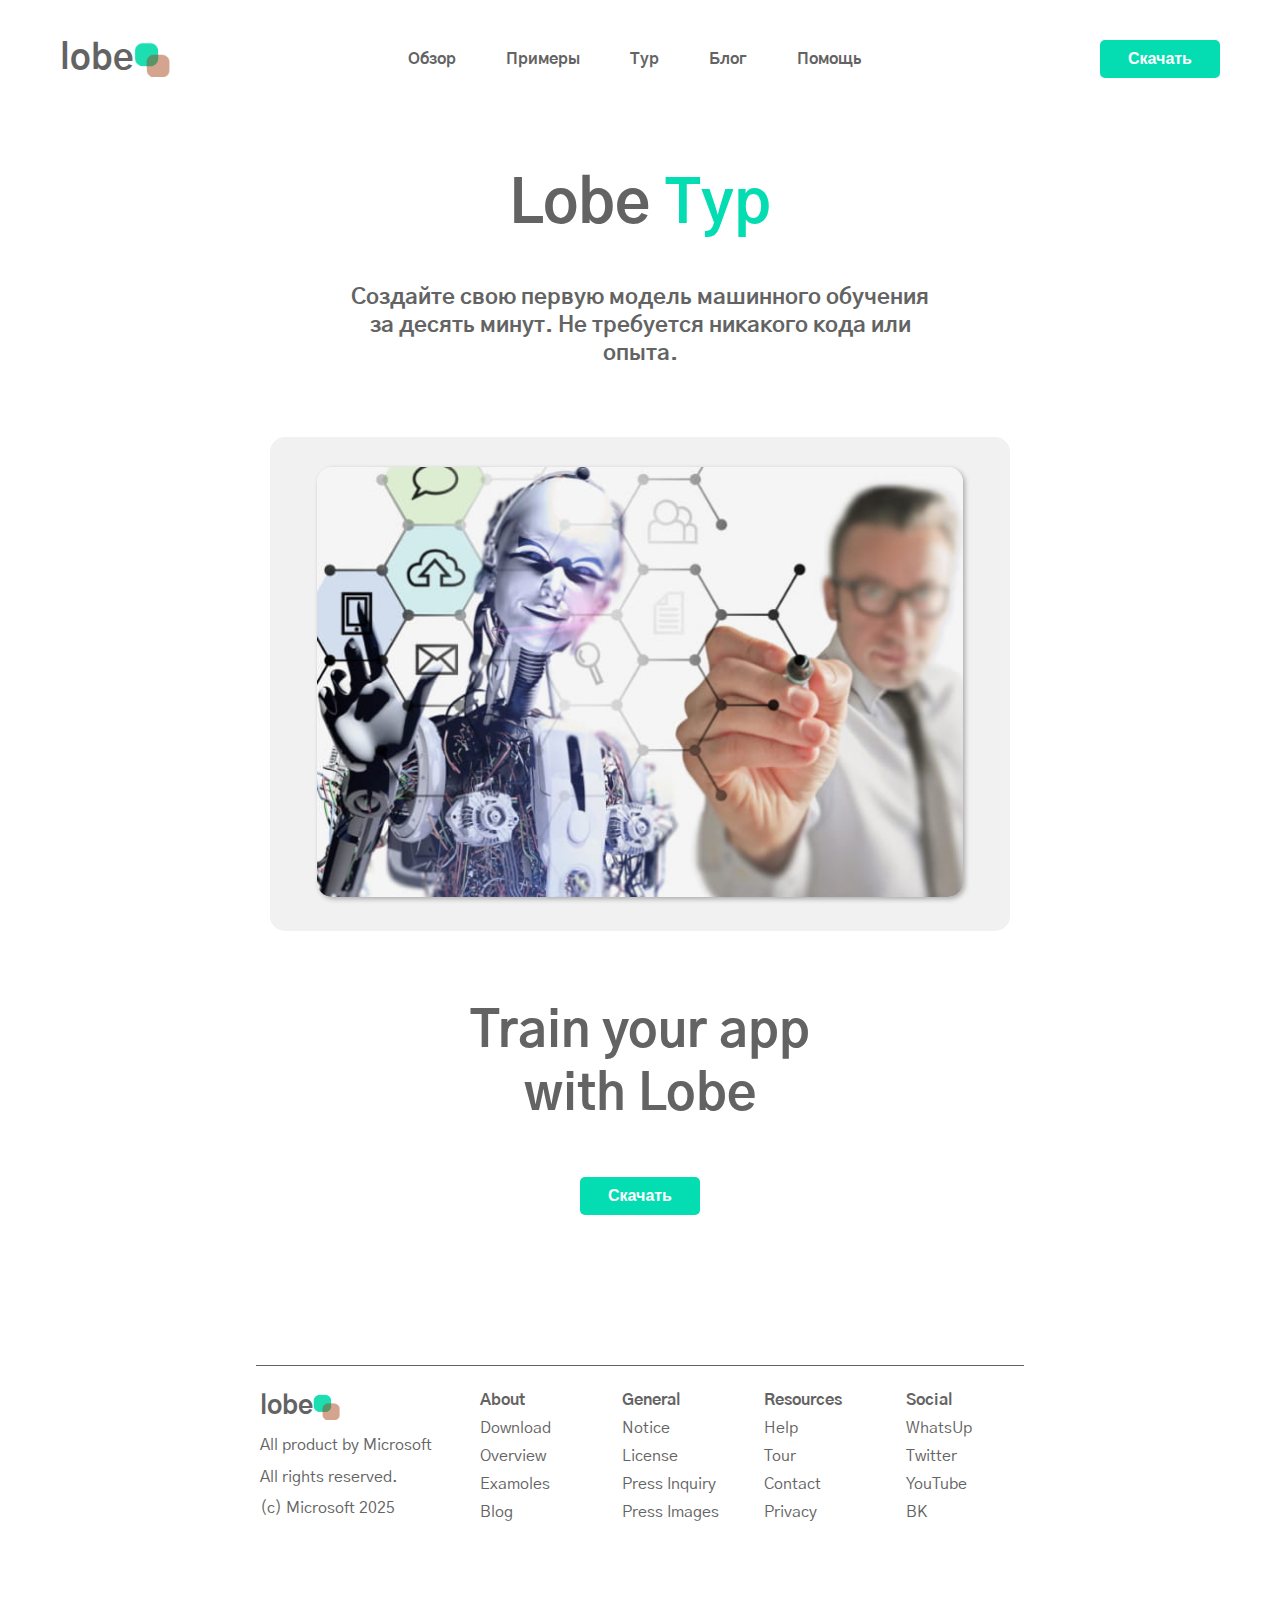
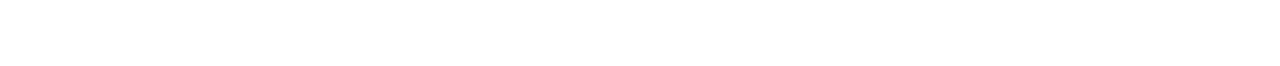
<file: index.html>
<!DOCTYPE html>
<html lang="ru">
  <head>
    <meta charset="UTF-8" />
    <meta name="viewport" content="width=device-width, initial-scale=1.0"/>
    <title>Practice</title>

    <link rel="preconnect" href="https://fonts.googleapis.com">
    <link rel="preconnect" href="https://fonts.gstatic.com" crossorigin>
    <link href="https://fonts.googleapis.com/css2?family=Gothic+A1&family=Roboto:ital,wght@0,100;0,300;0,400;0,500;0,700;0,900;1,100;1,300;1,400;1,500;1,700;1,900&display=swap" rel="stylesheet">

    <link rel="stylesheet" href="styles/style.css"/>
  </head>
  <body>
    <header>
      <div class="logo">
        <span>lobe</span>
        <img src="images/Lobe-logo.png" alt="Логотип Lobe">
      </div>

      <input type="checkbox" id="menu-toggle" class="visually-hidden">
      <label for="menu-toggle" class="burger">
        <svg class="icon-burger">
          <rect class="icon-burger__line" y="0.5"></rect>
          <rect class="icon-burger__line" y="8.5" ></rect>
          <rect class="icon-burger__line" y="16.5" ></rect>
        </svg>
      </label>

      <nav class="menu" aria-label="Основное меню">
        <a href="#">Обзор</a>   
        <a href="pages/yandex_practicum.html">Примеры</a>      
        <a href="#">Тур</a>      
        <a href="#">Блог</a>      
        <a href="#">Помощь</a>      
      </nav>
      
      <button class="btn">Скачать</button>
      
    
      
    </header>

    <section class="main">
      <h1>
        <span class="part-black">Lobe</span>
        <span class="part-green">Тур</span>
      </h1>
      <h4>
        Создайте свою первую модель машинного обучения за десять минут. 
        Не требуется никакого кода или опыта.
      </h4>
      <div class="carousel">
        <img src="images/carousel_img.jpg" alt="carousel_img">
      </div>
      <h2>
        Train your app with Lobe
      </h2>
      <button class="btn">Скачать</button>
    </section>
    <footer>
      <nav>
        <ul class="copyright">
          <li class="logo">
              <span>lobe</span>
              <img src="images/Lobe-logo.png" alt="Логотип Lobe">
            </li>
            <li><a href="#">All product by Microsoft</a></li>
            <li><a href="#">All rights reserved.</a></li>
            <li><a href="#">(c) Microsoft 2025</a></li>
        </ul>   
        <ul class="about">
          <li><span>About</span></li>
          <li><a href="#">Download</a></li>
          <li><a href="#">Overview</a></li>
          <li><a href="#">Examoles</a></li>
          <li><a href="#">Blog</a></li>
        </ul>
        
          <ul class="general">
            <li><span>General</span></li>
            <li><a href="#">Notice</a></li>
            <li><a href="#">License</a></li>
            <li><a href="#">Press Inquiry</a></li>
            <li><a href="#">Press Images</a></li>
          </ul>
       
        
          <ul class="resources">
            <li><span>Resources</span></li>
            <li><a href="#">Help</a></li>
            <li><a href="#">Tour</a></li>
            <li><a href="#">Contact</a></li>
            <li><a href="#">Privacy</a></li>
          </ul>
      
        
          <ul class="social" >
            <li><span>Social</span></li>
            <li><a href="#">WhatsUp</a></li>
            <li><a href="#">Twitter</a></li>
            <li><a href="#">YouTube</a></li>
            <li><a href="https://vk.com/">BK</a></li>
          </ul>
      </nav>
    </footer>
  </body>
</html>
</file>
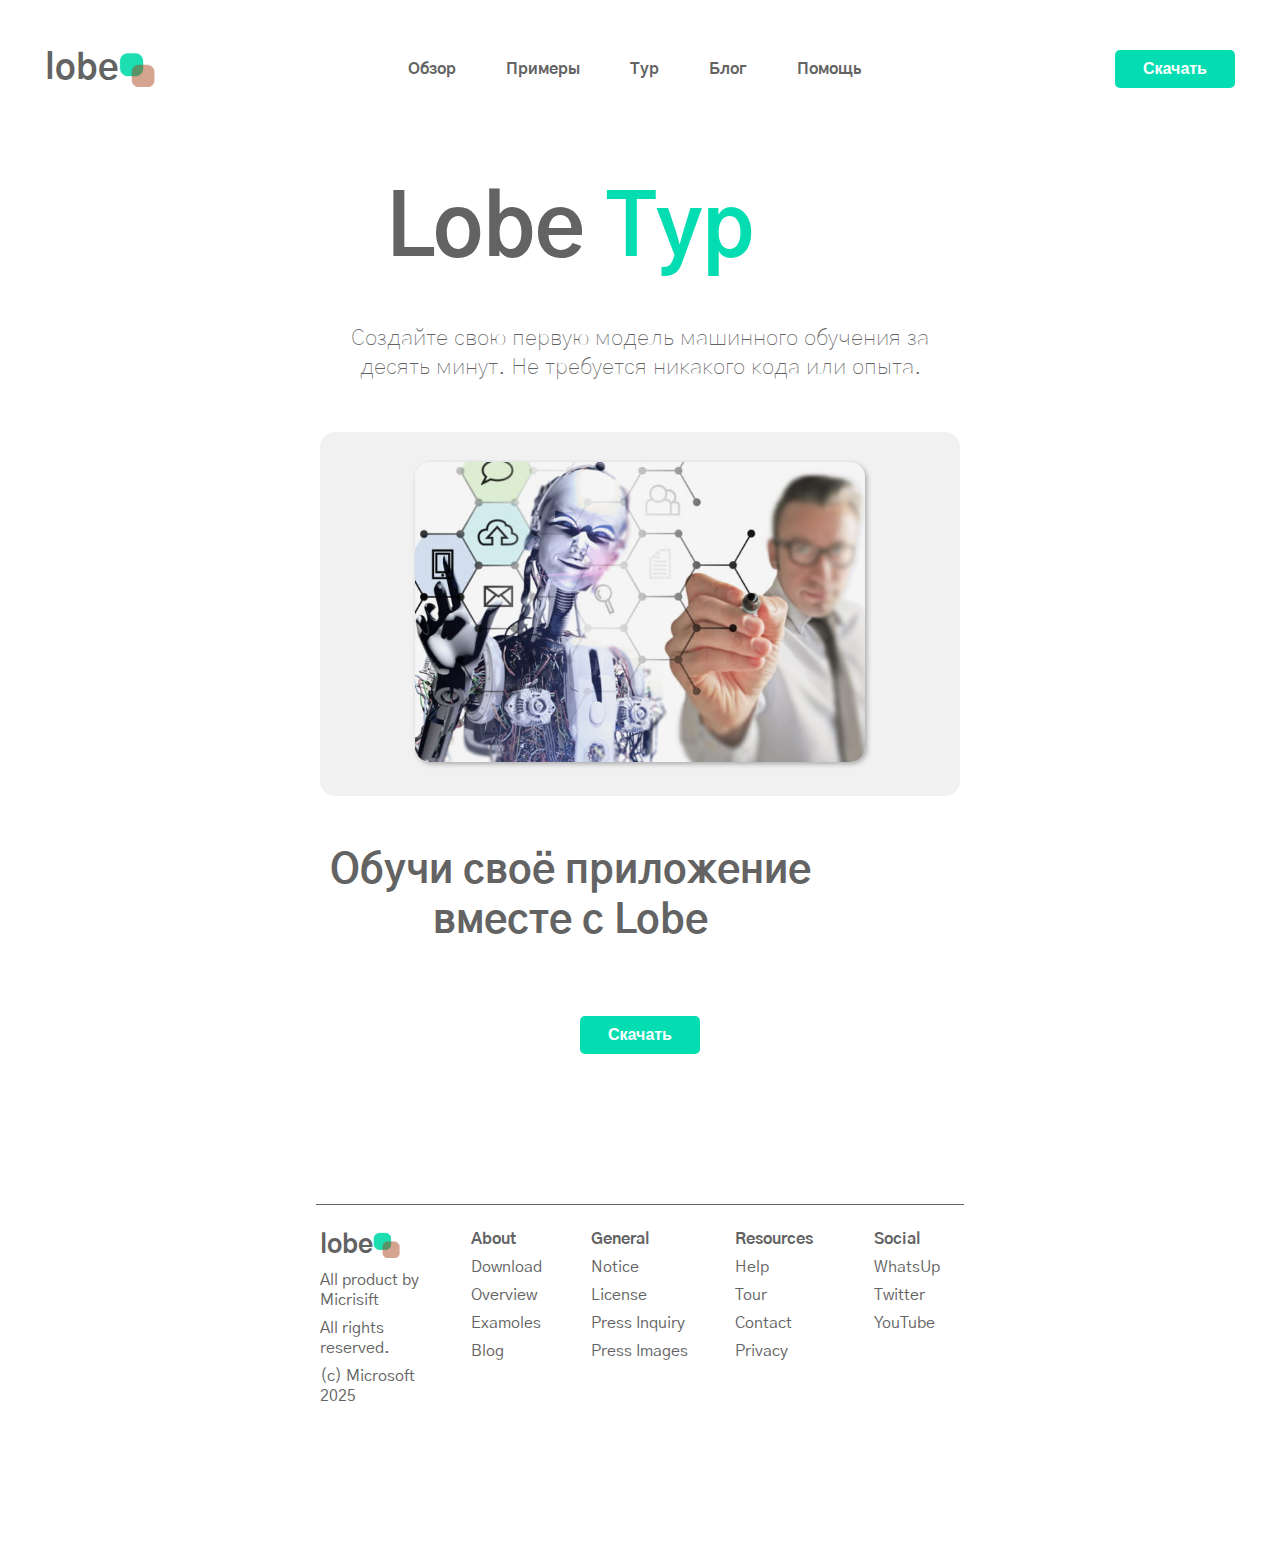
<file: practice.html>
<!DOCTYPE html>
<html lang="ru">
  <head>
    <meta charset="UTF-8" />
    <meta name="viewport" content="width=device-width, initial-scale=1.0"/>
    <title>Practice</title>

    <link rel="preconnect" href="https://fonts.googleapis.com">
    <link rel="preconnect" href="https://fonts.gstatic.com" crossorigin>
    <link href="https://fonts.googleapis.com/css2?family=Gothic+A1&family=Roboto:ital,wght@0,100;0,300;0,400;0,500;0,700;0,900;1,100;1,300;1,400;1,500;1,700;1,900&display=swap" rel="stylesheet">

    <link rel="stylesheet" href="/styles/practice.css"/>
  </head>
  <body>
    <header class="header">
      <div class="logo">
        <span>lobe</span>
        <img src="/img/Practice/Lobe-logo.png" alt="Логотип Lobe">
      </div>
      <nav aria-label="Основное меню">
        <a href="#">Обзор</a>   
        <a href="#">Примеры</a>      
        <a href="#">Тур</a>      
        <a href="#">Блог</a>      
        <a href="#">Помощь</a>      
      </nav>
      <div>
        <button class="btn">Скачать</button>
      </div>
    </header>
    <section class="main">
      <div class="description">
      <h1 class="h1">
        <span class="part-black">Lobe</span>
        <span class="part-green">Тур</span>
      </h1>
      <h4 class="h4">
        Создайте свою первую модель машинного обучения за десять минут. 
        Не требуется никакого кода или опыта.
      </h4>
      <div class="carousel">
        <img src="/img/Practice/carousel_img.jpg" alt="carousel_img">
      </div>
      <h2 class="h2">
        Обучи своё приложение вместе с Lobe
      </h2>
      
      <button class="btn">Скачать</button>
    </section>
    <footer class="footer">
      <nav>
        <div>
          <ul>
            <li class="logo">
              <span>lobe</span>
              <img src="/img/Practice/Lobe-logo.png" alt="Логотип Lobe">
            </li>
            <li><a href="#">All product by Micrisift</a></li>
            <li><a href="#">All rights reserved.</a></li>
            <li><a href="#">(c) Microsoft 2025</a></li>
          </ul>
        </div>
        <div>
          <ul>
            <li><span>About</span></li>
            <li><a href="#">Download</a></li>
            <li><a href="#">Overview</a></li>
            <li><a href="#">Examoles</a></li>
            <li><a href="#">Blog</a></li>
          </ul>
        </div>
        <div>
          <ul>
            <li><span>General</span></li>
            <li><a href="#">Notice</a></li>
            <li><a href="#">License</a></li>
            <li><a href="#">Press Inquiry</a></li>
            <li><a href="#">Press Images</a></li>
          </ul>
        </div>
        <div>
          <ul>
            <li><span>Resources</span></li>
            <li><a href="#">Help</a></li>
            <li><a href="#">Tour</a></li>
            <li><a href="#">Contact</a></li>
            <li><a href="#">Privacy</a></li>
          </ul>
        </div>
        <div>
          <ul>
            <li><span>Social</span></li>
            <li><a href="#">WhatsUp</li>
            <li><a href="#">Twitter</li>
            <li><a href="#">YouTube</a></li>
          </ul>
        </div>
      </nav>
    </footer>
  </body>
</html>
</file>
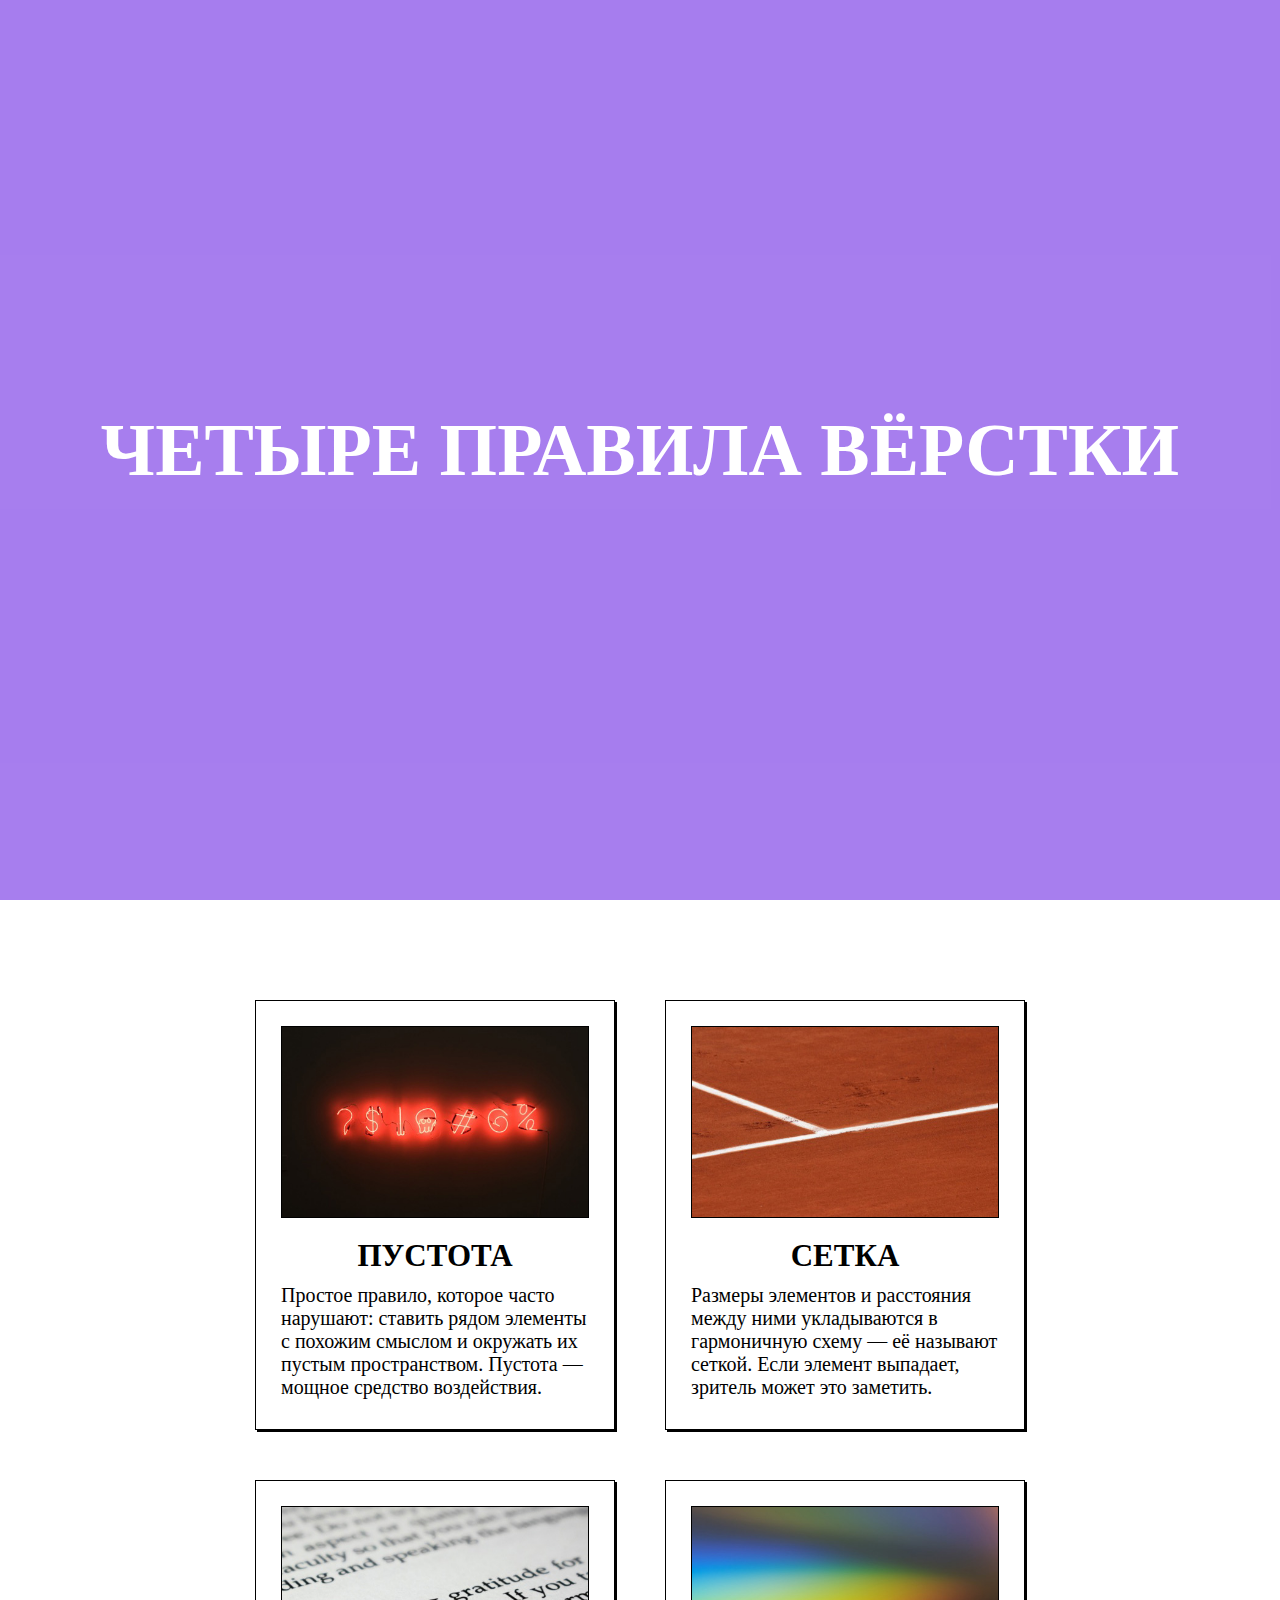
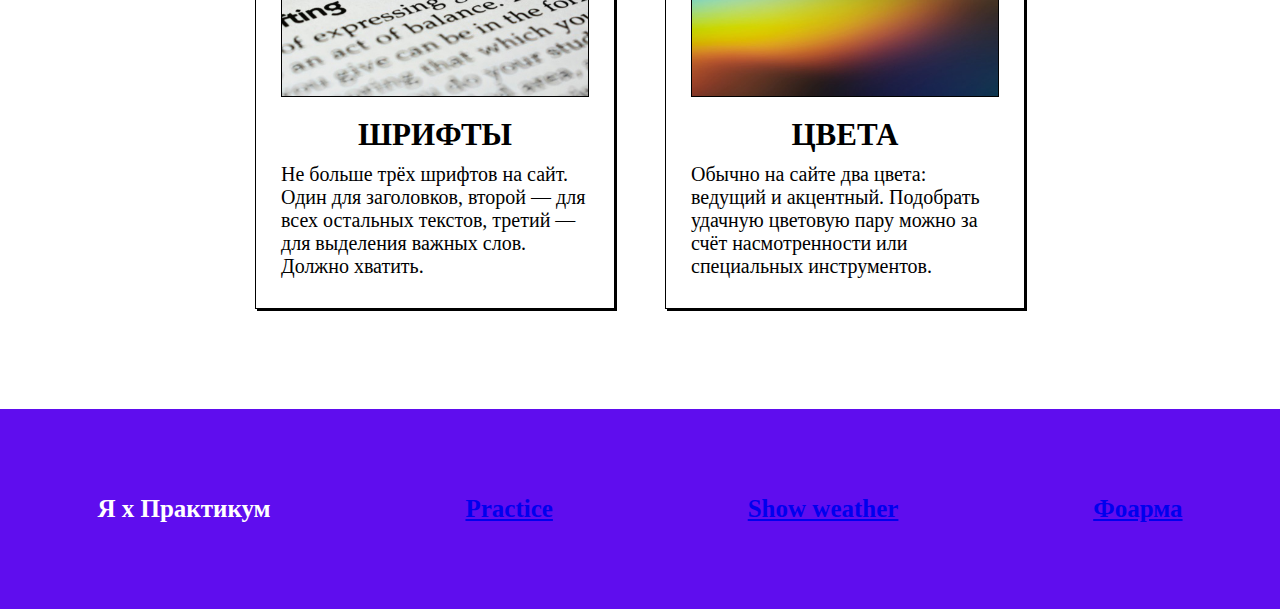
<file: pages/yandex_practicum.html>
<!DOCTYPE html>
<html lang="ru">
  <head>
    <meta charset="UTF-8" />
    <meta name="viewport" content="width=device-width, initial-scale=1.0" />
    <title>4 правила вёрстки</title>
      <link rel="preconnect" href="https://fonts.googleapis.com">
      <link rel="preconnect" href="https://fonts.gstatic.com" crossorigin>
      <link href="https://fonts.googleapis.com/css2?family=Gothic+A1&family=Roboto:ital,wght@0,100;0,300;0,400;0,500;0,700;0,900;1,100;1,300;1,400;1,500;1,700;1,900&display=swap" rel="stylesheet">
      <link rel="stylesheet" href="../styles/yandex_styles.css">
  </head>
  <body>
    <header class="header">
      <div class="overlay">
        <h1 class="header-title">Четыре правила вёрстки</h1>
      </div>
    </header>
    <section class="content">
      <div class="card">
        <img
          class="card-image"
          src="../images/card-1.jpg"
          alt="Неоновые лампочки в виде символов светятся красным"
        />
        <h3 class="card-title">Пустота</h3>
        <p class="card-text">
          Простое правило, которое часто нарушают: ставить рядом элементы с
          похожим смыслом и окружать их пустым пространством. Пустота — мощное
          средство воздействия.
        </p>
      </div>
      <div class="card no-right-margin">
        <img
          class="card-image"
          src="../images/card-2.jpg"
          alt="Разметка теннисного корта крупным планом"
        />
        <h3 class="card-title">Сетка</h3>
        <p class="card-text">
          Размеры элементов и расстояния между ними укладываются в гармоничную
          схему — её называют сеткой. Если элемент выпадает, зритель может это
          заметить.
        </p>
      </div>
      <div class="card">
        <img
          class="card-image"
          src="../images/card-3.jpg"
        />
        <h3 class="card-title">Шрифты</h3>
        <p class="card-text">
          Не больше трёх шрифтов на сайт. Один для заголовков, второй — для всех
          остальных текстов, третий — для выделения важных слов. Должно хватить.
        </p>
      </div>
      <div class="card no-right-margin">
        <img
          class="card-image"
          src="../images/card-4.jpg"
        />
        <h3 class="card-title">Цвета</h3>
        <p class="card-text">
          Обычно на сайте два цвета: ведущий и акцентный. Подобрать удачную
          цветовую пару можно за счёт насмотренности или специальных
          инструментов.
        </p>
      </div>
    </section>
    <footer style="display: flex" class="footer">
      <h4 class="footer-author">Я х Практикум</h4>
      
      
        <h4 class="footer-author">
          <a href="/index.html">Practice</a>
        </h4>
      
      <h4 class="footer-author">
        <a href="#">Show weather</a>
      </h4>
      <h4 class="footer-author">
          <a href="#">Фоарма</a>
      </h4>
    </footer>
   </body>
</html>
</file>
<file: styles/style.css>
/* Base styles (Desktop First) */
html {
  font-size: 62.5%; /* 1rem = 10px */
}

@media (max-width: 1200px) {
  html {
    font-size: 56.25%; /* 9px */
  }
}

@media (max-width: 768px) {
  html {
    font-size: 50%; /* 8px */
  }
}

:root {
  --primary-color: #04DDB2;
  --text-color: #636363;
  --shadow: 2px 2px 5px rgba(0, 0, 0, 0.3);
  --logo-text: 3.5rem;
  --logo-img: 3.5rem;
}

* {
  margin: 0;
  padding: 0;
  box-sizing: border-box;
}

body {
  font-family: 'Gothic A1', sans-serif;
  color: var(--text-color);
  width: 100%;
  overflow-x: hidden;
}
.visually-hidden {
  position: absolute;
  width: 1px;
  height: 1px;
  margin: -1px;
  padding: 0;
  overflow: hidden;
  clip: rect(0, 0, 0, 0);
  border: 0;
}

/* Header */

header {
  display: flex;
  flex-wrap: wrap;
  padding: 1rem 6rem 4rem;
  justify-content: space-between;
  align-items: center;
  

  .logo {
    display: flex;
    align-items: center;
    
    span {
      font-size: var(--logo-text);
      font-weight: bold;
    }
    
    img {
      height: var(--logo-img);
      width: auto;
    }
  }

  .menu {
    display: flex;
    flex-wrap: wrap;
    flex-grow: 1;
    gap: 5rem;
    padding: 1.4rem;
    justify-content: center;
    
    a {
      font-size: 1.6rem;
      font-weight: bold;
      color: var(--text-color);
      text-decoration: none;
      
      &:hover {
        color: black;
      }
    }
  }
}
.burger{
  display:none;
}
@media (max-width: 768px) {
  header .btn{
    display: none;
  }
  .burger{
    display:flex; 
  }
  
  header { 
    padding: 2rem;
    flex-direction: flex;
     gap: 2rem;
  }

  header .menu {
    display:flex;
    flex-direction: column;
    position:fixed;
    top:0;
    left:0;
    width: 30rem;
    
    padding: 2.4rem 1.4rem;
    background-color: white;  
    gap: 2rem;
    transition: transform 0.3s ease;
    transform: translateX(-100%);

     a{
      /* display: block; */
      display:flex;
      flex-direction: column;
      padding: 1rem;
      text-align:start;
      font-size: 1.8rem;
    
     }
    }
    
  }
  #menu-toggle:checked ~ .menu{
    box-shadow: var(--shadow);
    transform: translateX(0);
}

/* Стили для конопки Download */
.btn {
  font-size: 1.6rem;
  font-weight: bold;
  color: white;
  border: none;
  width: 12rem;
  height: 3.8rem;
  border-radius: 0.5rem;
  background-color: var(--primary-color);
  margin: 3rem 0;
  padding: 0.7rem;
  cursor: pointer;
  transition: all 0.2s ease-in-out;

  &:hover {
    box-shadow: var(--shadow);
  }

  &:active {
    transform: scale(0.9);
  }
}
/* Адаптация кнопки для мобильных */
@media (max-width: 768px) {
  .btn {
    width: 12rem;
    max-width: 15rem;
    margin: 2rem auto;
  }
}

/* Main content */
.main {
  width: auto;
  text-align: center;
  display: flex;
  flex-direction: column;
  align-items: center;
  
  h1 {
    max-width: 50rem;
    margin: 2rem 0;
    font-size: 6rem;
    font-weight: bold;
  }
  
  h2 {
    max-width: 45rem;
    margin: 2rem 0;
    font-size: 5rem;
    font-weight: bold;
  }
  
  h4 {
    max-width: 60rem;
    margin: 2rem;
    font-size: 2.2rem;
    font-weight: bold;
  }
}

.part-black { color: #636363; }
.part-green { color: #04DDB2; }

.carousel {
  width:74rem;
  padding: 3rem;
  margin: 5rem 0;
  background-color: #f1f1f1;
  border-radius: 15px;
  
  img {
    box-shadow: var(--shadow);
    max-width: 95%;
    max-height: auto;
    border-radius: 15px;
  }
}

/* Footer для PC */
footer {
  display: flex;
  justify-content: center;
  align-items: center;
  
  margin: 10rem 0;
  padding: 2rem 0;
  color: var(--text-color);

  nav {
    border-top: 1px solid var(--text-color);
    display: grid;
    grid-template-columns: 20rem repeat(4, 1fr);
    gap: 2rem;
    min-width: 60%;
      ul {
        display: grid;
        justify-content:start;
        align-items:start;
        margin: 2rem 0;
        padding: 0;
        
        li {
          list-style: none;
          padding: 0.4rem;
          
          &.logo {
            display: flex;
            align-items: center;
            
            span {
              font-size: 2.6rem;
              font-weight: bolder;
            }
            
            img {
              height: 2.6rem;
              width: auto;
            }
          }
          
          span {
            font-size: 1.6rem;
            font-weight: bolder;
          }
          
          a {
            font-size: 1.6rem;
            color: var(--text-color);
            text-decoration: none;
            
            &:hover {
              color: black;
            }
          }
        }
      }
    }
  }


/* Tablet styles */
@media (max-width: 992px) {
  .main {
    h1 {
      font-size: 6rem;
    }
    
    h2 {
      font-size: 3rem;
    }
  }
}

/* Mobile styles */
@media (max-width: 768px) {
  .header {
    display: flex;
    flex-direction: column;
    /* position: relative; */
    padding: 2rem;
    gap: 2rem;
  }  

/* Реализация Бургер-меню */

  .menu {
    display:none;
    position:absolute;
    top:100%;
    width: 100%;
    left:0;
    font-size: 2rem;
    padding: 1rem;
    background-color: white;  
    gap: 2rem;
    padding: 1.5rem;
    }

    #menu-toggle:checked ~ .menu{
        display:flex;
    }
  
  .icon-burger{
    color: var(--text-color);
    justify-self:end;
    width: 25px;
    height: 19px;
  }

  .icon-burger__line{
    width: 100%;
    height: 2px;
    fill: currentColor;
    border-radius: 1px;
  }
  
    
  .main {
    h1 {
      font-size: 6rem;
      margin: 2rem 0;
    }
    
    h2 {
      font-size: 4.4rem;
      margin: 2rem 0;
    }
    
    h4 {
      font-size: 2rem;
    }
    .carousel {
      width: 40rem;
      padding: 1rem;
      img {
        box-shadow: var(--shadow);
        max-width: 95%;
        max-height: auto;
        border-radius: 15px;
      }
    }
  }
  
  footer {
    width: 100%;
    /* justify-items: center; */
    border-top: 1px solid #636363;
    margin: 3rem 0 0;
    padding: 2rem 3rem;
      nav {          
      display: grid;
      justify-items:start;
      border-top: none;
      grid-template-columns:none; 
      grid-template-areas: 
        "about general"
        "resources social"
        "copyright copyright";

      .about { grid-area: about; }
      .general { grid-area: general; }
      .resources { grid-area: resources; }
      .social { grid-area: social; }
      .copyright { 
        grid-area: copyright;
        display: inline-flex;
        flex-wrap: wrap;
        align-items: center;
        gap: 0.5rem;

         ul li {
          /* display: inline-flex; */
          a {font-size:1rem} 
          /* margin: 0; */
        }
      }
      ul{
        display:grid;
        justify-items: start;
        align-items: start;
        li {
        padding: 0.3rem;
        span {
          font-size: 2rem;
        }
        
        a {
          font-weight:normal;
          font-size: 1.6rem;
        }
        
        &.logo {
          img {
            height: 3rem;
          }
          
          span {
            font-size: 2.4rem;
          }
        }
      }
      } 
    }
  }
}
</file>
<file: styles/practice.css>
/* Base styles (Desktop First) */
html {
  font-size: 62.5%; /* 1rem = 10px */
}

@media (max-width: 1200px) {
  html {
    font-size: 56.25%; /* 9px */
  }
}

@media (max-width: 768px) {
  html {
    font-size: 50%; /* 8px */
  }
}

:root {
  --primary-color: #04DDB2;
  --text-color: #636363;
  --shadow: 2px 2px 5px rgba(0, 0, 0, 0.3);
  --logo-text: 3.5rem;
  --logo-img: 3.5rem;
}

* {
  margin: 0;
  padding: 0;
  box-sizing: border-box;
}

body {
  font-family: 'Gothic A1', sans-serif;
  color: var(--text-color);
  width: 100vw;
  overflow-x: hidden;
}

/* Header */
.header {
  padding: 2rem 4.5rem;
  display: flex;
  justify-content: space-between;
  align-items: center;
  flex-wrap: wrap;

  .logo {
    display: flex;
    align-items: center;
    
    span {
      font-size: var(--logo-text);
      font-weight: bold;
    }
    
    img {
      height: var(--logo-img);
      width: auto;
    }
  }

  nav {
    display: flex;
    flex-grow: 1;
    gap: 5rem;
    padding: 1.4rem;
    justify-content: center;
    
    a {
      font-size: 1.6rem;
      font-weight: bold;
      color: var(--text-color);
      text-decoration: none;
      
      &:hover {
        color: black;
      }
    }
  }
}
/* ... (весь ваш текущий CSS, включая .footer) ... */

/* Button styles */
.btn {
  font-size: 1.6rem;
  font-weight: bold;
  color: white;
  border: none;
  width: 12rem;
  height: 3.8rem;
  border-radius: 0.5rem;
  background-color: var(--primary-color);
  margin: 3rem 0;
  padding: 0.7rem;
  cursor: pointer;
  transition: all 0.2s ease-in-out;

  &:hover {
    box-shadow: var(--shadow);
  }

  &:active {
    transform: scale(0.9);
  }
}

/* Адаптация кнопки для мобильных */
@media (max-width: 768px) {
  .btn {
    width: 12rem;
    max-width: 15rem;
    margin: 2rem auto;
  }
}
/* Main content */
.main {
  width: auto;
  text-align: center;
  display: flex;
  flex-direction: column;
  align-items: center;
  
  h1 {
    max-width: 50rem;
    margin: 4rem 0;
    font-size: 8.5rem;
    font-weight: bold;
  }
  
  h2 {
    max-width: 50rem;
    margin: 4rem 0;
    font-size: 4rem;
    font-weight: bold;
  }
  
  h4 {
    max-width: 60rem;
    margin: 2rem;
    font-size: 2.3rem;
    font-weight: lighter;
  }
}

.part-black { color: #636363; }
.part-green { color: #04DDB2; }

.carousel {
  padding: 3rem;
  margin: 5rem 0;
  background-color: #f1f1f1;
  border-radius: 15px;
  
  img {
    box-shadow: var(--shadow);
    max-width: 450px;
    max-height: 450px;
    border-radius: 15px;
  }
}

/* Footer */
.footer {
  display: flex;
  justify-content: center;
  align-items: center;
  /* border-top: 1px solid #636363; */
  margin: 10rem;
  padding: 2rem 0;
  color: var(--text-color);

  nav {
    border-top: 1px solid var(--text-color);
    display: grid;
    grid-template-columns: repeat(5, 1fr);
    gap: 2rem;
    width: 60%;
    
    div {
      display: flex;
      justify-content: center;
      margin: 2rem 0;
      
      ul {
        padding: 0;
        
        li {
          list-style: none;
          padding: 0.4rem;
          
          &.logo {
            display: flex;
            align-items: center;
            
            span {
              font-size: 2.6rem;
              font-weight: bolder;
            }
            
            img {
              height: 2.6rem;
              width: auto;
            }
          }
          
          span {
            font-size: 1.6rem;
            font-weight: bolder;
          }
          
          a {
            font-size: 1.6rem;
            color: var(--text-color);
            text-decoration: none;
            
            &:hover {
              color: black;
            }
          }
        }
      }
    }
  }
}

/* Tablet styles */
@media (max-width: 992px) {
  .main {
    h1 {
      font-size: 6rem;
    }
    
    h2 {
      font-size: 3rem;
    }
  }
}

/* Mobile styles */
@media (max-width: 768px) {
  .header {
    padding: 2rem;
    flex-direction: column;
    gap: 2rem;
    
    nav {
      gap: 2rem;
      padding: 1rem;
    }
  }
  
  .main {
    h1 {
      font-size: 4rem;
      margin: 2rem 0;
    }
    
    h2 {
      font-size: 2.5rem;
      margin: 2rem 0;
    }
    
    h4 {
      font-size: 2rem;
    }
  }
  
  .footer {
    margin: 5rem 0 0;
    padding: 2rem 1rem;
    
    nav {
      width: 100%;
      grid-template-columns: 1fr 1fr;
      grid-template-areas: 
        "about general"
        "resources social"
        "copyright copyright";
      gap: 1rem;
      
      .about { grid-area: about; }
      .general { grid-area: general; }
      .resources { grid-area: resources; }
      .social { grid-area: social; }
      .copyright { 
        grid-area: copyright;
        
        ul li {
          display: inline-block;
          margin: 0 1rem;
        }
      }
      
      div ul li {
        span {
          font-size: 2rem;
        }
        
        a {
          font-size: 1.8rem;
        }
        
        &.logo {
          img {
            height: 3rem;
          }
          
          span {
            font-size: 2.4rem;
          }
        }
      }
    }
  }
}
</file>
<file: styles/yandex_styles.css>
* {
    box-sizing: border-box;
  }
  
  body,
  h1,
  h2,
  h3,
  h4,
  p {
    margin: 0;
    font-weight: normal;
    font-size: 100%;
  }
  
  body {
    min-width: 850px;
    font-family: 'Open Sans, Sans, Arial, sans-serif';
  }
  
  .header {
    height: 100vh;
    text-align: center;
    background-color: #eee;
    background-image: url(https://code.s3.yandex.net/web-code/images/freetrack/03/cover.png);
    background-position: center;
    background-size: cover;
  }
  
  .header-title {
    margin: auto;
    color: white;
    font-weight: 800;
    font-size: 74px;
    text-transform: uppercase;
  }
  
  .overlay {
    display: flex;
    width: 100%;
    height: 100%;
    background-color: rgb(95 13 238 / 0.5);
  }
  
  .content {
    width: 770px;
    margin: 100px auto 50px;
    font-size: 0;
  }
  
  .card {
    display: inline-block;
    width: 360px;
    margin-right: 50px;
    margin-bottom: 50px;
    border: 1px solid black;
    padding: 25px 25px 30px;
    box-shadow: 2px 2px 0 black;
  }
  
  .no-right-margin {
    margin-right: 0;
  }
  
  .card-title {
    margin-bottom: 10px;
    font-weight: 800;
    font-size: 31px;
    text-align: center;
    text-transform: uppercase;
  }
  
  .card-text {
    font-size: 20px;
  }
  
  .card-image {
    width: 100%;
    margin-bottom: 20px;
    border: 1px solid black;
  }
  
  .footer {
    display: flex;
    height: 200px;
    background-color: #5f0dee;
  }
  
  .footer-author {
    margin: auto;
    color: white;
    font-weight: 800;
    font-size: 25px;
  }
</file>
